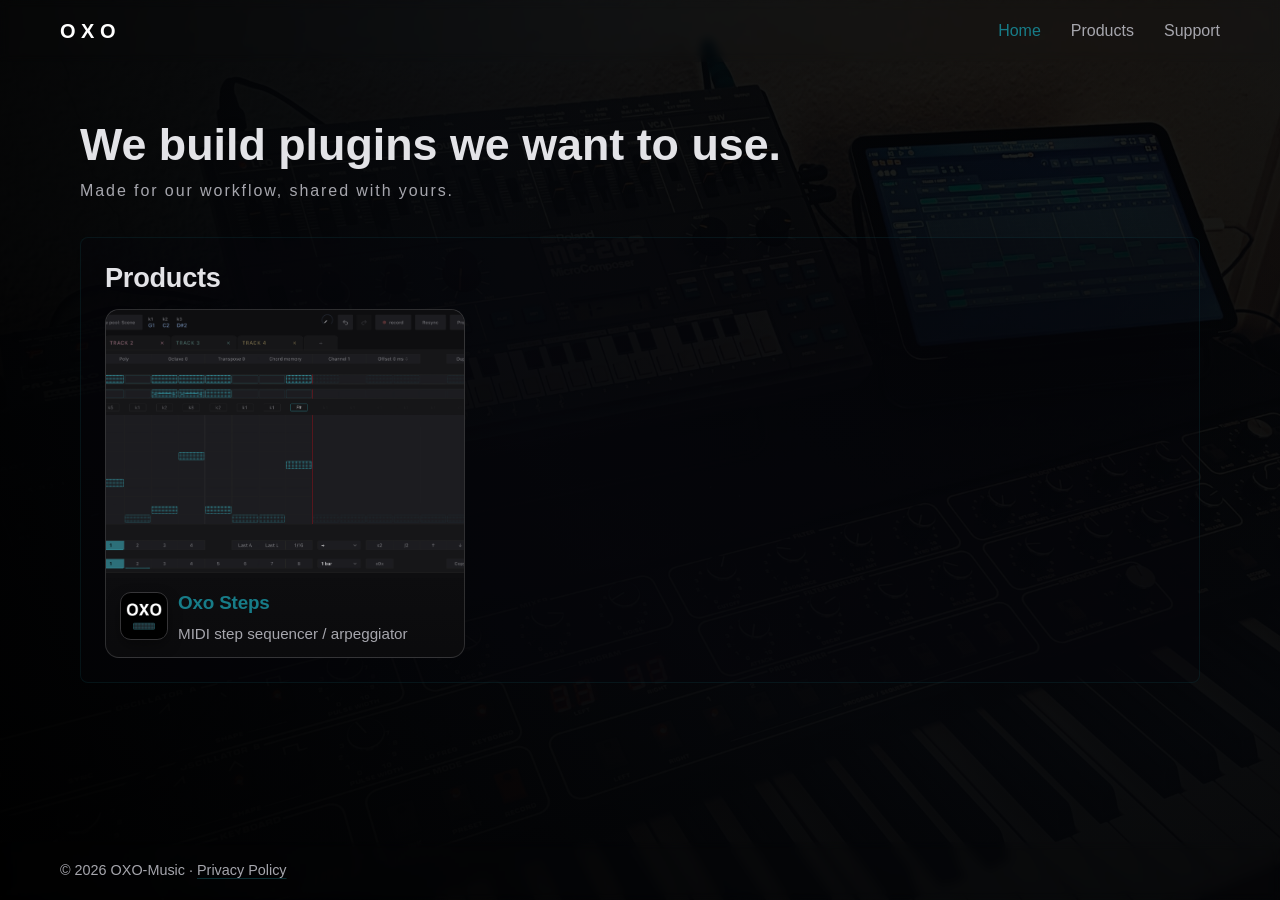
<file: index.html>
<!DOCTYPE html>
<html lang="en">
<head>
    <meta charset="UTF-8">
    <meta name="viewport" content="width=device-width, initial-scale=1.0">
    <meta name="description" content="We build plugins we want to use.">
    <title>OXO-Music | Music Plugins</title>
    <link rel="stylesheet" href="assets/css/styles.css">
</head>
<body class="home-page">
  <header class="site-header">
    <div class="container nav-wrap">
      <a class="logo" href="./" aria-label="OXO-Music home">O X O</a>
      <nav class="site-nav" aria-label="Primary navigation">
        <a class="active" href="./">Home</a>
        <a href="#products">Products</a>
        <a href="support/">Support</a>
      </nav>
    </div>
  </header>

  <main class="container">
    <section class="product-detail home-detail" aria-labelledby="home-title">
      <div class="product-hero">
        <div class="product-hero-main">
          <h1 id="home-title">We build plugins we want to use.</h1>
          <p class="hero-meta">Made for our workflow, shared with yours.</p>
        </div>
      </div>

      <section class="product-content home-content" id="products" aria-labelledby="products-heading">
        <article class="detail-block detail-block-main">
          <h2 id="products-heading">Products</h2>

          <div class="product-grid">
            <a class="product-card" href="products/oxo_steps/" aria-label="View Oxo Steps product page">
              <div class="product-image-wrap">
                <img src="images/oxo_steps_preview.png" alt="Oxo Steps plugin interface preview" loading="lazy">
              </div>
              <div class="product-meta">
                <div class="product-meta-head">
                  <img class="product-card-icon" src="images/oxo_steps_icon_1024.png" alt="" aria-hidden="true" loading="lazy">
                  <div class="product-meta-text">
                    <h3>Oxo Steps</h3>
                    <p>MIDI step sequencer / arpeggiator</p>
                  </div>
                </div>
              </div>
            </a>
          </div>
        </article>
      </section>
    </section>
  </main>

  <footer class="site-footer">
    <div class="container">
      <p>&copy; <span id="year">2026</span> OXO-Music <span aria-hidden="true">&middot;</span> <a href="products/oxo_steps/privacy-policy.html">Privacy Policy</a></p>
    </div>
  </footer>

  <script src="assets/js/site.js"></script>
</body>
</html>
</file>
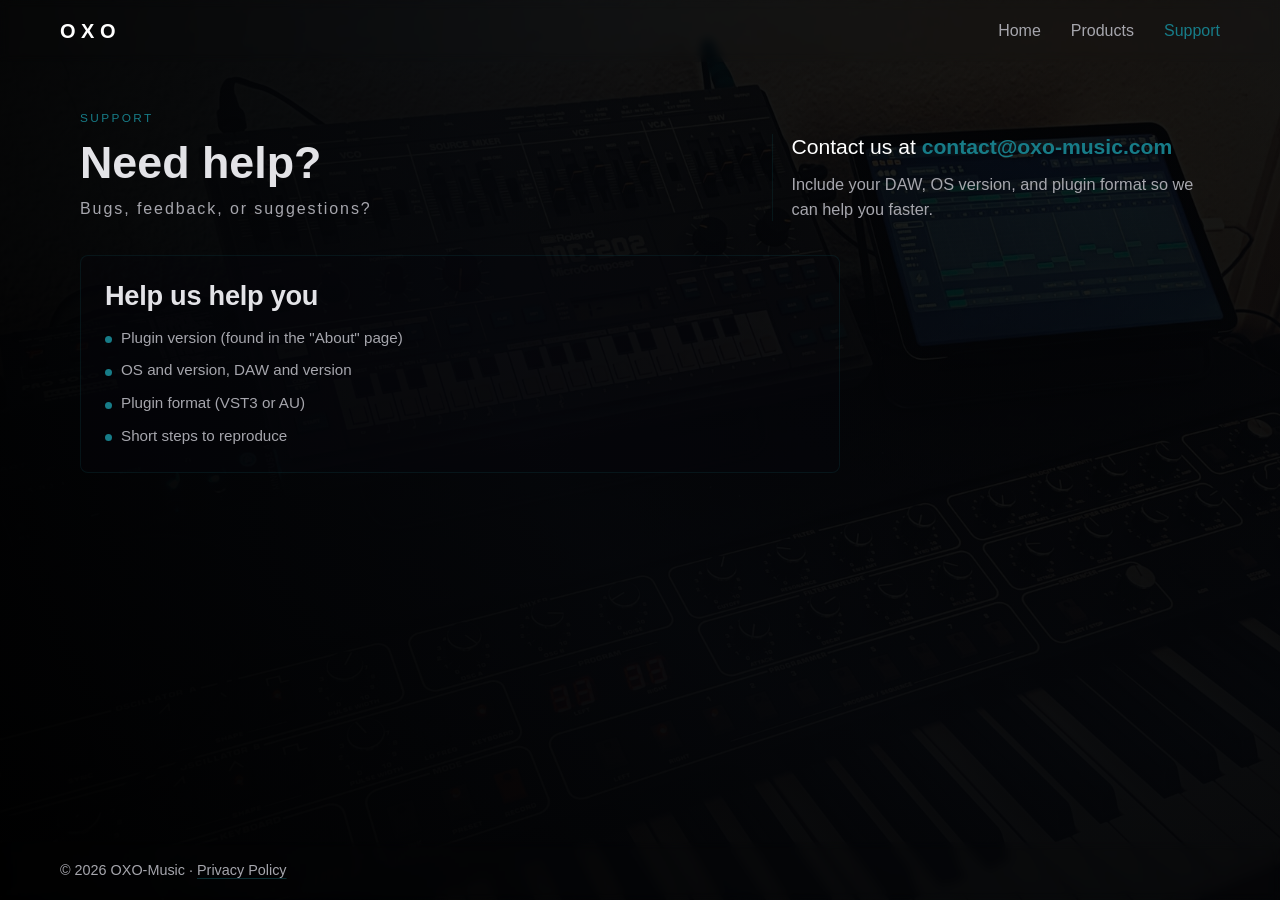
<file: support/index.html>
<!DOCTYPE html>
<html lang="en">
<head>
    <meta charset="UTF-8">
    <meta name="viewport" content="width=device-width, initial-scale=1.0">
    <meta name="description" content="Contact OXO Music">
    <title>OXO-Music | Support</title>
    <link rel="stylesheet" href="../assets/css/styles.css">
</head>
<body>
  <header class="site-header">
    <div class="container nav-wrap">
      <a class="logo" href="../" aria-label="OXO-Music home">O X O</a>
      <nav class="site-nav" aria-label="Primary navigation">
        <a href="../">Home</a>
        <a href="../#products">Products</a>
        <a class="active" href="./">Support</a>
      </nav>
    </div>
  </header>

  <main class="container">
    <section class="product-detail support-detail" aria-labelledby="support-title">
      <div class="product-hero">
        <div class="product-hero-main">
          <p class="eyebrow">Support</p>
          <h1 id="support-title">Need help?</h1>
          <p class="hero-meta">Bugs, feedback, or suggestions?</p>
        </div>
        <aside class="hero-quote" aria-label="Support summary">
          <p>Contact us at <span class="mail-link" id="support-email">contact [at] oxo-music [dot] com</span></p>
          <p>Include your DAW, OS version, and plugin format so we can help you faster.</p>
        </aside>
      </div>

      <section class="product-content support-content" aria-label="Support details">
        <article class="detail-block detail-block-main">
          <h2>Help us help you</h2>
          <ul class="feature-list" aria-label="Support checklist">
            <li>Plugin version (found in the "About" page)</li>
            <li>OS and version, DAW and version</li>
            <li>Plugin format (VST3 or AU)</li>
            <li>Short steps to reproduce</li>
          </ul>
        </article>
      </section>
    </section>
  </main>

  <footer class="site-footer">
    <div class="container">
      <p>&copy; <span id="year">2026</span> OXO-Music <span aria-hidden="true">&middot;</span> <a href="../products/oxo_steps/privacy-policy.html">Privacy Policy</a></p>
    </div>
  </footer>

  <script src="../assets/js/site.js"></script>
</body>
</html>
</file>
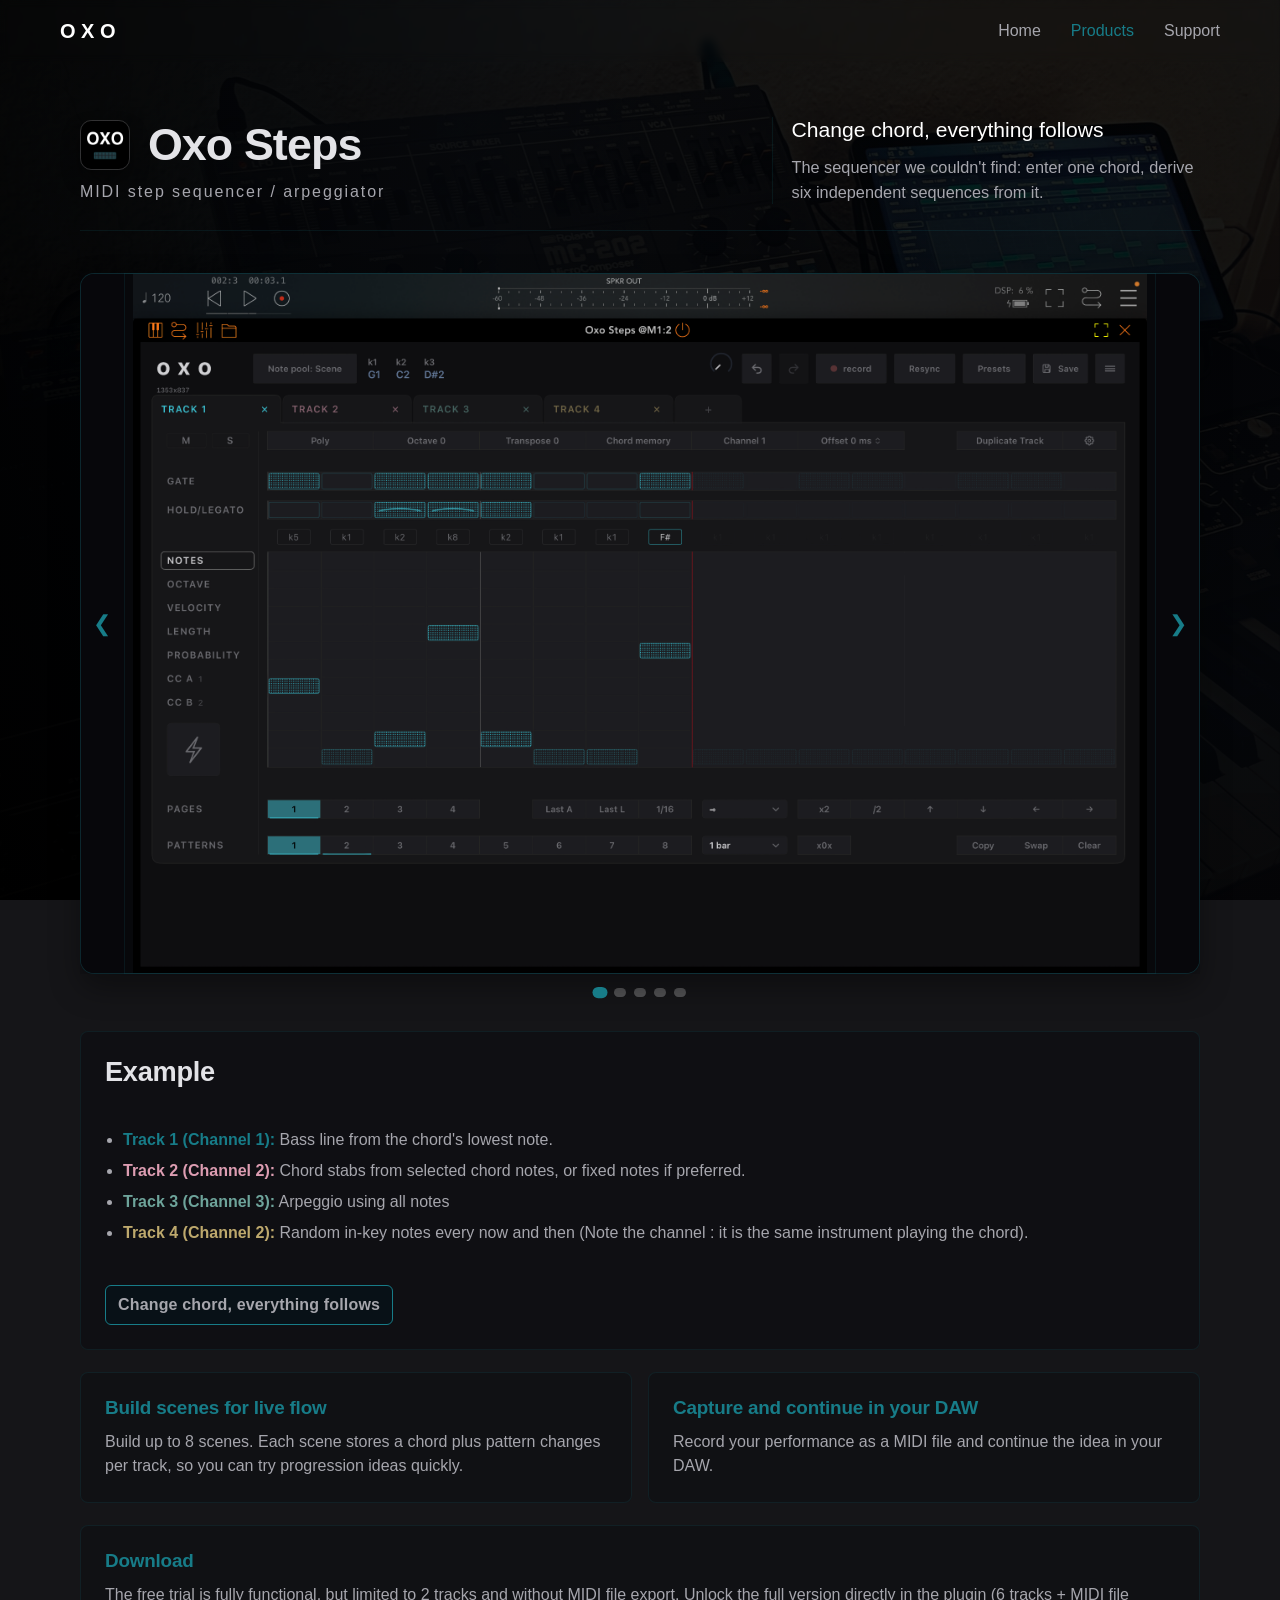
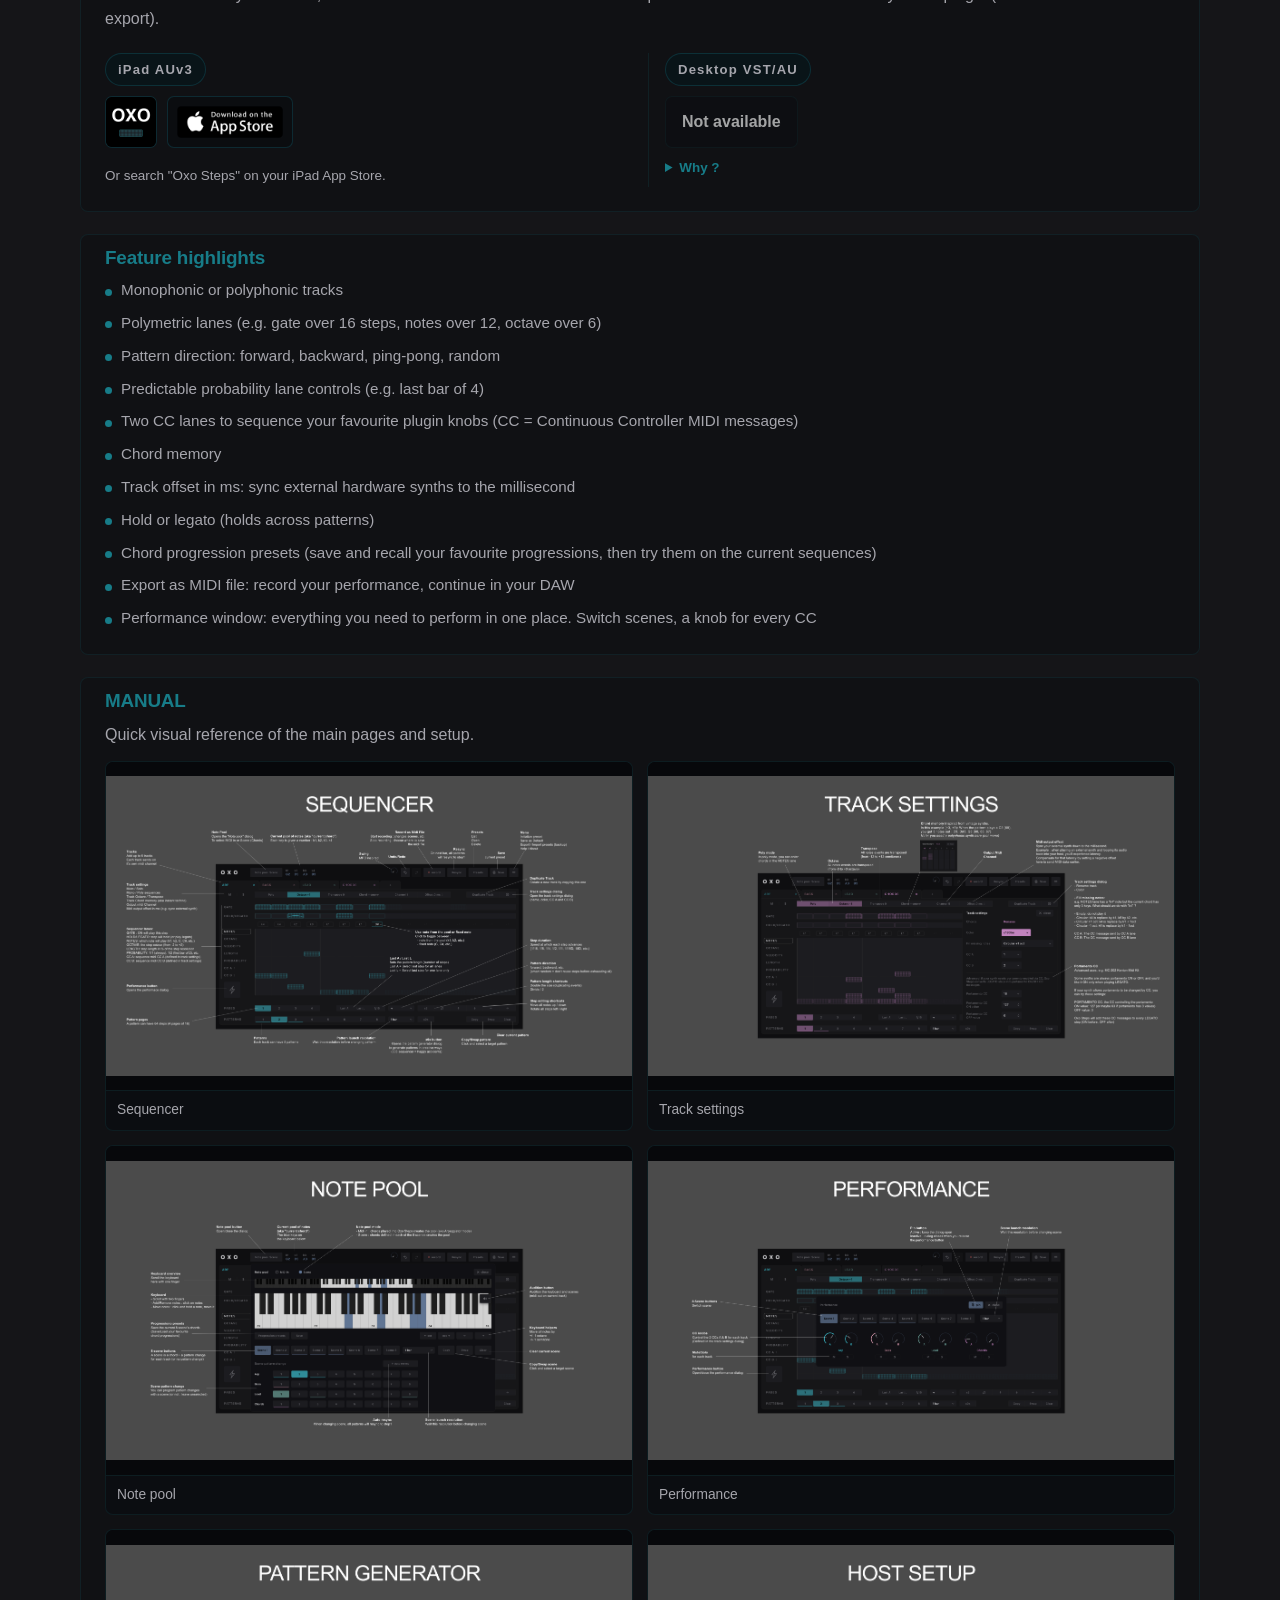
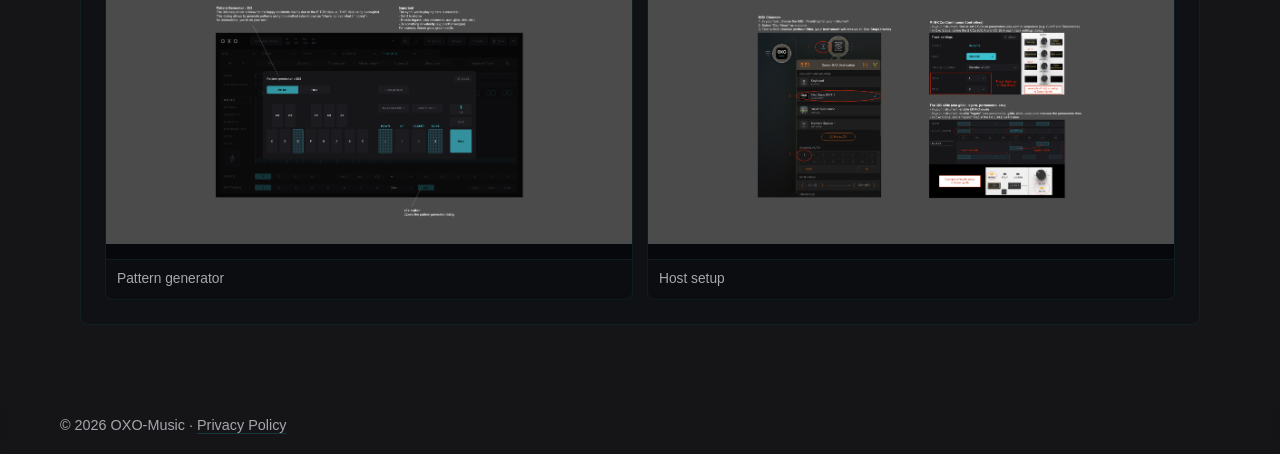
<file: products/oxo_steps/index.html>
<!DOCTYPE html>
<html lang="en">
<head>
    <meta charset="UTF-8">
    <meta name="viewport" content="width=device-width, initial-scale=1.0">
    <meta name="description" content="Oxo Steps MIDI step sequencer / arpeggiator">
    <title>OXO-Music | Oxo Steps</title>
    <link rel="stylesheet" href="../../assets/css/styles.css">
</head>
<body class="product-page">
  <header class="site-header">
    <div class="container nav-wrap">
      <a class="logo" href="../../" aria-label="OXO-Music home">O X O</a>
      <nav class="site-nav" aria-label="Primary navigation">
        <a href="../../">Home</a>
        <a class="active" href="../../#products">Products</a>
        <a href="../../support/">Support</a>
      </nav>
    </div>
  </header>

  <main class="container">
    <section class="product-detail" aria-labelledby="product-title">
      <div class="product-hero">
        <div class="product-hero-main">
          <h1 id="product-title" class="product-title">
            <img class="product-title-icon" src="../../images/oxo_steps_icon_1024.png" alt="" aria-hidden="true" loading="eager">
            Oxo Steps
          </h1>
          <p class="hero-meta">MIDI step sequencer / arpeggiator</p>
        </div>
        <aside class="hero-quote" aria-label="Product summary">
          <p>Change chord, everything follows</p>
          <p>The sequencer we couldn't find: enter one chord, derive six independent sequences from it.</p>
        </aside>
      </div>

      <div class="media-frame">
        <div
          class="carousel"
          id="oxo-carousel"
          data-start="1"
          data-end="5"
          data-base-path="images/gallery_"
          data-extension=".png"
        >
          <button class="carousel-btn prev" type="button" aria-label="Previous image">&#10094;</button>
          <div class="carousel-viewport">
            <img id="carousel-image" src="images/gallery_1.png" alt="Oxo Steps gallery image 1" loading="eager">
          </div>
          <button class="carousel-btn next" type="button" aria-label="Next image">&#10095;</button>
        </div>

        <div class="carousel-dots" id="carousel-dots" aria-label="Gallery navigation"></div>
      </div>

      <section class="product-content" aria-label="Oxo Steps description">
        <article class="detail-block detail-block-main">
          <h2>Example</h2>

          <ul class="track-list">
            <li><strong>Track 1 (Channel 1):</strong> Bass line from the chord&apos;s lowest note.</li>
            <li><strong>Track 2 (Channel 2):</strong> Chord stabs from selected chord notes, or fixed notes if preferred.</li>
            <li><strong>Track 3 (Channel 3):</strong> Arpeggio using all notes</li>
            <li><strong>Track 4 (Channel 2):</strong> Random in-key notes every now and then (Note the channel : it is the same instrument playing the chord).</li>
          </ul>

          <p class="detail-note">Change chord, everything follows</p>
        </article>

        <div class="detail-grid">
          <article class="detail-block">
            <h3>Build scenes for live flow</h3>
            <p>Build up to 8 scenes. Each scene stores a chord plus pattern changes per track, so you can try progression ideas quickly.</p>
          </article>

          <article class="detail-block">
            <h3>Capture and continue in your DAW</h3>
            <p>Record your performance as a MIDI file and continue the idea in your DAW.</p>
          </article>
        </div>

        <article class="detail-block">
          <h3>Download</h3>
          <p>The free trial is fully functional, but limited to 2 tracks and without MIDI file export. Unlock the full version directly in the plugin (6 tracks + MIDI file export).</p>
          <div class="download-links" aria-label="Download links">
            <div class="download-group">
              <p class="download-group-title">iPad AUv3</p>
              <div class="app-store-row">
                <a class="app-store-icon-link" href="https://apps.apple.com/app/id6785471025" target="_blank" rel="noopener noreferrer" aria-label="Open Oxo Steps on the App Store">
                  <img src="../../images/oxo_steps_icon_1024.png" alt="" aria-hidden="true" loading="lazy">
                </a>
                <a class="app-store-btn" href="https://apps.apple.com/app/id6785471025" target="_blank" rel="noopener noreferrer" aria-label="Download Oxo Steps on the App Store">
                  <img src="../../images/download_on_app_store.png" alt="Download on the App Store" loading="lazy">
                </a>
              </div>
              <p class="download-note">Or search &quot;Oxo Steps&quot; on your iPad App Store.</p>
            </div>
            <div class="download-group">
              <p class="download-group-title">Desktop VST/AU</p>
              <a class="download-btn is-disabled" href="javascript://">Not available</a>
              <details class="download-why">
                <summary>Why ?</summary>
                <p>Oxo Steps was designed for iPad first: gestures, touch flow, and the all-in-one portable setup make it the ideal platform. With enough interest, we may build the VST/AU version. Feel free to <a class="mail-link" href="../../support/">contact us</a>.</p>
              </details>
            </div>
          </div>
        </article>

        <article class="detail-block detail-block-compact">
          <h3>Feature highlights</h3>
          <ul class="feature-list" aria-label="Oxo Steps features">
            <li>Monophonic or polyphonic tracks</li>
            <li>Polymetric lanes (e.g. gate over 16 steps, notes over 12, octave over 6)</li>
            <li>Pattern direction: forward, backward, ping-pong, random</li>
            <li>Predictable probability lane controls (e.g. last bar of 4)</li>
            <li>Two CC lanes to sequence your favourite plugin knobs (CC = Continuous Controller MIDI messages)</li>
            <li>Chord memory</li>
            <li>Track offset in ms: sync external hardware synths to the millisecond</li>
            <li>Hold or legato (holds across patterns)</li>
            <li>Chord progression presets (save and recall your favourite progressions, then try them on the current sequences)</li>
            <li>Export as MIDI file: record your performance, continue in your DAW</li>
            <li>Performance window: everything you need to perform in one place. Switch scenes, a knob for every CC</li>
          </ul>
        </article>

        <article class="detail-block detail-block-compact">
          <h3>MANUAL</h3>
          <p>Quick visual reference of the main pages and setup.</p>
          <div class="manual-grid" aria-label="Oxo Steps manual screenshots">
            <figure class="manual-item">
              <img src="images/manual/1_sequencer_v1.10.png" alt="Oxo Steps manual screenshot: sequencer page" loading="lazy">
              <figcaption>Sequencer</figcaption>
            </figure>
            <figure class="manual-item">
              <img src="images/manual/2_track_settings_v1.10.png" alt="Oxo Steps manual screenshot: track settings page" loading="lazy">
              <figcaption>Track settings</figcaption>
            </figure>
            <figure class="manual-item">
              <img src="images/manual/3_note_pool.png" alt="Oxo Steps manual screenshot: note pool page" loading="lazy">
              <figcaption>Note pool</figcaption>
            </figure>
            <figure class="manual-item">
              <img src="images/manual/4_performance_v1.10.png" alt="Oxo Steps manual screenshot: performance page" loading="lazy">
              <figcaption>Performance</figcaption>
            </figure>
            <figure class="manual-item">
              <img src="images/manual/5_pattern_generator_v1.10.png" alt="Oxo Steps manual screenshot: pattern generator page" loading="lazy">
              <figcaption>Pattern generator</figcaption>
            </figure>
            <figure class="manual-item">
              <img src="images/manual/6_host_setup.jpg" alt="Oxo Steps manual screenshot: host setup page" loading="lazy">
              <figcaption>Host setup</figcaption>
            </figure>
          </div>
        </article>
      </section>
    </section>
  </main>

  <footer class="site-footer">
    <div class="container">
      <p>&copy; <span id="year">2026</span> OXO-Music <span aria-hidden="true">&middot;</span> <a href="privacy-policy.html">Privacy Policy</a></p>
    </div>
  </footer>

  <script src="../../assets/js/carousel.js"></script>
  <script src="../../assets/js/site.js"></script>
</body>
</html>
</file>
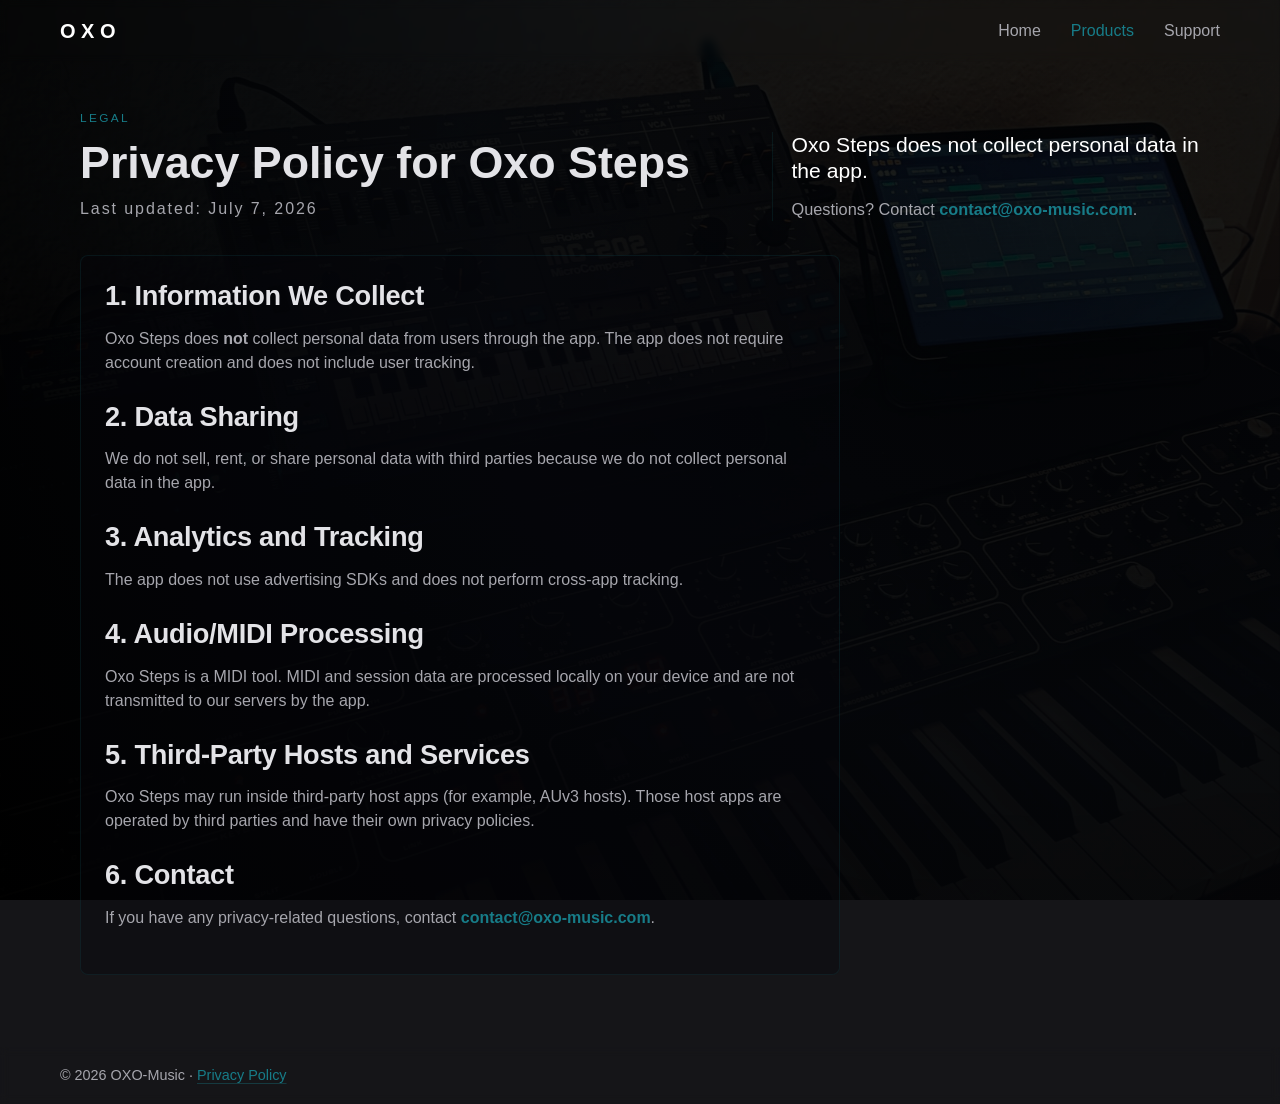
<file: products/oxo_steps/privacy-policy.html>
<!DOCTYPE html>
<html lang="en">
<head>
    <meta charset="UTF-8">
    <meta name="viewport" content="width=device-width, initial-scale=1.0">
    <meta name="description" content="Privacy Policy for Oxo Steps">
    <title>OXO-Music | Privacy Policy</title>
    <link rel="stylesheet" href="../../assets/css/styles.css">
</head>
<body>
  <header class="site-header">
    <div class="container nav-wrap">
      <a class="logo" href="../../" aria-label="OXO-Music home">O X O</a>
      <nav class="site-nav" aria-label="Primary navigation">
        <a href="../../">Home</a>
        <a class="active" href="./">Products</a>
        <a href="../../support/">Support</a>
      </nav>
    </div>
  </header>

  <main class="container">
    <section class="product-detail support-detail" aria-labelledby="privacy-title">
      <div class="product-hero">
        <div class="product-hero-main">
          <p class="eyebrow">Legal</p>
          <h1 id="privacy-title">Privacy Policy for Oxo Steps</h1>
          <p class="hero-meta">Last updated: July 7, 2026</p>
        </div>

        <aside class="hero-quote" aria-label="Policy summary">
          <p>Oxo Steps does not collect personal data in the app.</p>
          <p>Questions? Contact <a class="mail-link" href="mailto:contact@oxo-music.com">contact@oxo-music.com</a>.</p>
        </aside>
      </div>

      <section class="product-content support-content privacy-content" aria-label="Privacy policy details">
        <article class="detail-block detail-block-main">
          <h2>1. Information We Collect</h2>
          <p>Oxo Steps does <strong>not</strong> collect personal data from users through the app. The app does not require account creation and does not include user tracking.</p>

          <h2>2. Data Sharing</h2>
          <p>We do not sell, rent, or share personal data with third parties because we do not collect personal data in the app.</p>

          <h2>3. Analytics and Tracking</h2>
          <p>The app does not use advertising SDKs and does not perform cross-app tracking.</p>

          <h2>4. Audio/MIDI Processing</h2>
          <p>Oxo Steps is a MIDI tool. MIDI and session data are processed locally on your device and are not transmitted to our servers by the app.</p>

          <h2>5. Third-Party Hosts and Services</h2>
          <p>Oxo Steps may run inside third-party host apps (for example, AUv3 hosts). Those host apps are operated by third parties and have their own privacy policies.</p>

          <h2>6. Contact</h2>
          <p>If you have any privacy-related questions, contact <a class="mail-link" href="mailto:contact@oxo-music.com">contact@oxo-music.com</a>.</p>
        </article>
      </section>
    </section>
  </main>

  <footer class="site-footer">
    <div class="container">
      <p>&copy; <span id="year">2026</span> OXO-Music <span aria-hidden="true">&middot;</span> <a aria-current="page" href="privacy-policy.html">Privacy Policy</a></p>
    </div>
  </footer>

  <script src="../../assets/js/site.js"></script>
</body>
</html>
</file>
<file: assets/css/styles.css>
:root {
  --bg-1: #000000;
  --bg-2: #0c0c0e;
  --bg-3: #151518;

  --font-a: "SF Pro Text", "SF Pro Icons", "Helvetica Neue", "Helvetica", "Arial", sans-serif;
  --font-body: var(--font-a);

  --accent-1: #607594;
  /* --accent-2: #3dc2d2; */
  --accent-2: #177c88;
  --accent-3: #dd9db2;
  --accent-4: #6ea49b;
  --accent-5: #bea96d;
  --accent-6: #c183be;
  --accent-7: #cbcacb;
  --accent-active: var(--accent-2);
  --accent-14: color-mix(in srgb, var(--accent-active) 14%, transparent);
  --accent-28: color-mix(in srgb, var(--accent-active) 28%, transparent);
  --accent-32: color-mix(in srgb, var(--accent-active) 32%, transparent);
  --accent-46: color-mix(in srgb, var(--accent-active) 46%, transparent);

  --text-main: #ffffff;
  --text-heading: #e3e3e7;
  --text-subtle: #a6a6ad;
  --border-soft: rgba(203, 202, 203, 0.18);
}

* {
  box-sizing: border-box;
}

html,
body {
  margin: 0;
  padding: 0;
}

body {
  min-height: 100vh;
  position: relative;
  isolation: isolate;
  display: flex;
  flex-direction: column;
  font-family: var(--font-body);
  color: var(--text-main);
  background: var(--bg-3);
  line-height: 1.5;
}

body::before,
body::after {
  content: "";
  position: fixed;
  inset: 0;
  pointer-events: none;
}

body::before {
  z-index: -2;
  background: center / cover no-repeat url("../../images/home.jpg");
}

body::after {
  z-index: -1;
  background:
    radial-gradient(circle at 82% 18%, rgba(6, 8, 12, 0.14), rgba(6, 8, 12, 0.7) 46%, rgba(0, 0, 0, 0.92) 100%),
    linear-gradient(180deg, rgba(0, 0, 0, 0.82) 0%, rgba(0, 0, 0, 0.9) 100%);
}

a {
  color: inherit;
  text-decoration: none;
}

.container {
  width: min(1160px, 92vw);
  margin: 0 auto;
}

.site-header {
  position: sticky;
  top: 0;
  z-index: 10;
  backdrop-filter: blur(5px);
}

.nav-wrap {
  display: flex;
  justify-content: space-between;
  align-items: center;
  padding: 16px 0;
  gap: 12px;
}

.logo {
  font-family: var(--font-body);
  font-size: 1.25rem;
  font-weight: 700;
  color: #ffffff;
}

.site-nav {
  display: flex;
  gap: 30px;
  align-items: center;
}

.site-nav a {
  font-weight: 500;
  color: var(--text-subtle);
  transition: color 0.2s ease;
}

.site-nav a:hover,
.site-nav a.active {
  color: var(--accent-active);
}

main {
  flex: 1 0 auto;
  width: 100%;
  padding: 48px 0 72px;
}

.eyebrow {
  margin: 0;
  text-transform: uppercase;
  letter-spacing: 0.2em;
  font-size: 0.74rem;
  color: var(--accent-active);
}

.product-detail h1 {
  margin: 10px 0 10px;
  font-size: clamp(1.9rem, 3.8vw, 2.8rem);
  line-height: 1.1;
  font-weight: 700;
  color: var(--text-heading);
}

.product-grid {
  display: grid;
  grid-template-columns: repeat(auto-fit, minmax(260px, 320px));
  gap: 18px;
}

.product-card {
  display: block;
  border: 1px solid var(--border-soft);
  border-radius: 14px;
  overflow: hidden;
  background: linear-gradient(180deg, rgba(21, 21, 24, 0.95), rgba(12, 12, 14, 0.9));
  transition: transform 0.22s ease, border-color 0.22s ease, box-shadow 0.22s ease;
}

.product-card:hover {
  transform: translateY(-4px);
  border-color: var(--accent-46);
  box-shadow: 0 12px 26px rgba(0, 0, 0, 0.36);
}

.product-image-wrap {
  aspect-ratio: 4 / 3;
  background: #060608;
}

.product-image-wrap img {
  width: 100%;
  height: 100%;
  object-fit: cover;
  display: block;
}

.product-meta {
  padding: 14px;
}

.product-meta-head {
  display: flex;
  align-items: flex-start;
  gap: 10px;
}

.product-meta-text {
  display: flex;
  flex-direction: column;
  justify-content: space-between;
  min-height: 48px;
}

.product-card-icon {
  width: 48px;
  height: 48px;
  flex: 0 0 48px;
  border-radius: 22.5%;
  border: 1px solid rgba(203, 202, 203, 0.22);
  object-fit: cover;
  box-shadow:
    inset 0 0 0 1px rgba(255, 255, 255, 0.12),
    0 6px 14px rgba(0, 0, 0, 0.35);
}

.product-meta h3 {
  margin: 0;
  font-size: 1.05rem;
  line-height: 1.12;
}

.product-meta p {
  margin: 0;
  color: var(--text-subtle);
  font-size: 0.95rem;
  line-height: 1.15;
}

.product-detail {
  max-width: 980px;
  margin: 0 auto;
}

.product-page .product-detail {
  max-width: 1120px;
}

.home-detail,
.support-detail {
  max-width: 1120px;
}

.home-detail .product-hero {
  grid-template-columns: minmax(0, 1fr);
  gap: 0;
}

.home-detail .product-hero-main {
  max-width: 980px;
}

.product-hero {
  display: grid;
  grid-template-columns: 1.2fr minmax(280px, 0.8fr);
  gap: clamp(24px, 4vw, 52px);
  align-items: end;
  margin-bottom: 26px;
}

.product-title {
  display: flex;
  align-items: center;
  gap: clamp(10px, 1.4vw, 18px);
  font-size: clamp(2.4rem, 6.2vw, 5rem);
  line-height: 0.95;
  letter-spacing: -0.02em;
  margin-top: 8px;
  margin-bottom: 16px;
}

.product-title-icon {
  width: clamp(42px, 5.5vw, 50px);
  height: clamp(42px, 5.5vw, 50px);
  object-fit: cover;
  border-radius: 22.5%;
  border: 1px solid rgba(203, 202, 203, 0.22);
  box-shadow:
    inset 0 0 0 1px rgba(255, 255, 255, 0.14),
    0 10px 18px rgba(0, 0, 0, 0.42);
}

.hero-meta {
  margin: 0;
  letter-spacing: 0.12em;
  color: var(--text-subtle);
}

.hero-quote {
  border-left: 1px solid var(--accent-14);
  padding-left: 18px;
}

.hero-quote p {
  margin: 0;
  color: var(--text-subtle);
  font-size: 1.02rem;
}

.hero-quote p:first-child {
  color: var(--text-main);
  font-size: 1.32rem;
  line-height: 1.25;
  margin-bottom: 12px;
}

.media-frame {
  border-top: 1px solid var(--accent-14);
  padding-top: 24px;
}

.carousel {
  margin-top: 18px;
  position: relative;
}

.carousel-viewport {
  border-radius: 14px;
  overflow: hidden;
  border: 1px solid var(--accent-32);
  background: #0b0c10;
  box-shadow: 0 14px 30px rgba(0, 0, 0, 0.36);
}

.carousel-viewport img {
  width: 100%;
  display: block;
  aspect-ratio: 16 / 10;
  object-fit: contain;
  background: #07080b;
}

.carousel-btn {
  position: absolute;
  top: 0;
  bottom: 0;
  width: clamp(34px, 3.5vw, 50px);
  border-radius: 0;
  border: 1px solid var(--accent-14);
  background: rgba(6, 8, 12, 0.2);
  color: var(--accent-active);
  font-size: 1.35rem;
  line-height: 1;
  cursor: pointer;
  z-index: 2;
  transition: border-color 0.2s ease, color 0.2s ease, background-color 0.2s ease;
}

.carousel-btn.prev {
  left: 0;
  border-left: 0;
  border-top: 0;
  border-bottom: 0;
}

.carousel-btn.next {
  right: 0;
  border-right: 0;
  border-top: 0;
  border-bottom: 0;
}

.carousel-btn:hover {
  border-color: var(--accent-28);
  background: rgba(7, 11, 17, 0.34);
}

.carousel-btn:disabled {
  opacity: 0.45;
  cursor: not-allowed;
}

.carousel-dots {
  margin-top: 14px;
  display: flex;
  flex-wrap: wrap;
  gap: 8px;
  justify-content: center;
}

.carousel-dot {
  width: 9px;
  height: 9px;
  border-radius: 999px;
  border: 0;
  background: rgba(203, 202, 203, 0.34);
  cursor: pointer;
  transition: transform 0.2s ease, background-color 0.2s ease;
}

.carousel-dot.active {
  transform: scale(1.25);
  background: var(--accent-active);
}

.carousel-caption {
  margin-top: 14px;
  margin-bottom: 0;
  color: var(--text-subtle);
  text-align: center;
}

.product-content {
  margin-top: 34px;
  display: grid;
  gap: 22px;
}

.home-content .detail-block-main h2,
.support-content .detail-block-main h2 {
  margin-bottom: 14px;
}

.home-content .product-grid {
  grid-template-columns: minmax(260px, 360px);
}

.support-content {
  max-width: 760px;
}

.detail-grid {
  display: grid;
  grid-template-columns: repeat(2, minmax(0, 1fr));
  gap: 16px;
}

.detail-block {
  border: 1px solid var(--accent-14);
  border-radius: 8px;
  padding: clamp(14px, 2.1vw, 24px);
  background: rgba(6, 8, 12, 0.26);
}

.detail-block-main {
  background: rgba(6, 8, 12, 0.36);
}

.detail-block h2,
.detail-block h3 {
  margin: 0 0 10px;
  line-height: 1.2;
  letter-spacing: -0.01em;
}

.detail-block h2 {
  font-size: clamp(1.25rem, 2.2vw, 1.7rem);
  color: var(--text-heading);
}

.detail-block h3 {
  font-size: clamp(1.02rem, 1.6vw, 1.18rem);
  color: var(--accent-active);
}

.detail-block p {
  margin: 0;
  color: var(--text-subtle);
}

.detail-block p + p {
  margin-top: 10px;
}

.track-list {
  margin: 40px 0 40px;
  padding-left: 18px;
  display: grid;
  gap: 7px;
}

.track-list li {
  color: var(--text-subtle);
}

.track-list strong {
  color: var(--text-main);
  font-weight: 600;
}

.track-list li:nth-child(1) strong {
  color: var(--accent-2);
}

.track-list li:nth-child(2) strong {
  color: var(--accent-3);
}

.track-list li:nth-child(3) strong {
  color: var(--accent-4);
}

.track-list li:nth-child(4) strong {
  color: var(--accent-5);
}

.detail-note {
  margin-top: 0;
  display: inline-block;
  padding: 7px 12px;
  border-radius: 6px;
  border: 1px solid var(--accent-active);
  background: color-mix(in srgb, var(--accent-active) 8%, rgba(6, 8, 12, 0.78));
  font-weight: 700;
  letter-spacing: 0.01em;
}

.detail-block-compact {
  padding-top: 12px;
}

.feature-list {
  margin: 0;
  padding: 0;
  list-style: none;
  display: grid;
  gap: 10px;
}

.feature-list li {
  position: relative;
  padding-left: 16px;
  font-size: 0.95rem;
  color: var(--text-subtle);
}

.feature-list li::before {
  content: "";
  position: absolute;
  left: 0;
  top: 0.62em;
  width: 7px;
  height: 7px;
  border-radius: 999px;
  background: var(--accent-active);
}

.manual-grid {
  margin-top: 14px;
  display: grid;
  grid-template-columns: repeat(2, minmax(0, 1fr));
  gap: 14px;
}

.manual-item {
  margin: 0;
  border: 1px solid var(--accent-14);
  border-radius: 8px;
  overflow: hidden;
  background: rgba(6, 8, 12, 0.3);
  cursor: pointer;
  transition: border-color 0.2s ease, transform 0.2s ease;
}

.manual-item:hover {
  border-color: var(--accent-28);
}

.manual-item:active {
  transform: translateY(1px);
}

.manual-item:focus-visible {
  outline: 2px solid var(--accent-active);
  outline-offset: 2px;
}

.manual-item img {
  width: 100%;
  display: block;
  aspect-ratio: 16 / 10;
  object-fit: contain;
  background: #07080b;
}

.manual-item figcaption {
  padding: 9px 11px;
  border-top: 1px solid var(--accent-14);
  color: var(--text-subtle);
  font-size: 0.86rem;
}

body.manual-modal-open {
  overflow: hidden;
}

.manual-modal {
  position: fixed;
  inset: 0;
  z-index: 999;
  padding: max(10px, env(safe-area-inset-top)) max(10px, env(safe-area-inset-right)) max(10px, env(safe-area-inset-bottom)) max(10px, env(safe-area-inset-left));
  background: rgba(0, 0, 0, 0.9);
  opacity: 0;
  pointer-events: none;
  transition: opacity 0.2s ease;
}

.manual-modal.is-open {
  opacity: 1;
  pointer-events: auto;
}

.manual-modal-inner {
  width: 100%;
  height: 100%;
  display: grid;
  grid-template-rows: auto minmax(0, 1fr);
  gap: 10px;
}

.manual-modal-top {
  display: flex;
  justify-content: flex-end;
}

.manual-modal-close {
  min-height: 52px;
  padding: 8px 18px;
  border: 1px solid var(--accent-28);
  border-radius: 9px;
  background: rgba(8, 10, 14, 0.9);
  color: var(--text-main);
  font-size: 1rem;
  font-weight: 700;
  letter-spacing: 0.02em;
  cursor: pointer;
}

.manual-modal-media-wrap {
  min-height: 0;
  display: grid;
  grid-template-rows: minmax(0, 1fr) auto;
  gap: 10px;
}

.manual-modal-image {
  width: 100%;
  height: 100%;
  object-fit: contain;
  background: #050608;
  border: 1px solid var(--accent-14);
  border-radius: 8px;
}

.manual-modal-caption {
  margin: 0;
  color: var(--text-subtle);
  text-align: center;
  font-size: 0.9rem;
}

.privacy-content .detail-block-main h2 + p {
  margin-bottom: 20px;
}

.privacy-content .detail-block-main h2:not(:first-child) {
  margin-top: 26px;
}


.download-links {
  margin-top: 22px;
  display: grid;
  grid-template-columns: repeat(2, minmax(0, 1fr));
  gap: 16px;
}

.download-group {
  display: flex;
  flex-direction: column;
  align-items: flex-start;
  gap: 10px;
}

.download-group + .download-group {
  border-left: 1px solid var(--accent-14);
  padding-left: 16px;
}

.download-group-title {
  margin: 0;
  width: fit-content;
  display: inline-block;
  padding: 6px 12px;
  font-size: 0.82rem;
  letter-spacing: 0.09em;
  color: var(--accent-active);
  font-weight: 700;
  border: 1px solid var(--accent-28);
  border-radius: 999px;
  background: color-mix(in srgb, var(--accent-active) 10%, rgba(6, 8, 12, 0.78));
}

.app-store-row {
  display: flex;
  gap: 10px;
  align-items: center;
  flex-wrap: wrap;
  margin-bottom: 8px;
}

.app-store-icon-link,
.app-store-btn {
  height: 52px;
  border: 1px solid var(--accent-28);
  border-radius: 7px;
  background: rgba(6, 8, 12, 0.42);
  overflow: hidden;
}

.app-store-icon-link {
  width: 52px;
  display: inline-flex;
  align-items: center;
  justify-content: center;
}

.app-store-icon-link img {
  width: 100%;
  height: 100%;
  object-fit: cover;
}

.app-store-btn {
  width: fit-content;
  display: inline-block;
}

.app-store-btn img {
  display: block;
  width: auto;
  height: 100%;
}

.app-store-icon-link:hover,
.app-store-btn:hover {
  border-color: var(--accent-46);
}

.download-btn {
  width: fit-content;
  display: inline-flex;
  justify-self: start;
  align-items: center;
  min-height: 52px;
  padding: 8px 16px;
  border: 1px solid var(--accent-28);
  border-radius: 7px;
  background: rgba(6, 8, 12, 0.42);
  color: var(--text-main);
  font-weight: 600;
  line-height: 1;
  transition: border-color 0.2s ease, background-color 0.2s ease, transform 0.2s ease;
}

.download-btn:hover {
  border-color: var(--accent-46);
  background: rgba(6, 8, 12, 0.58);
}

.download-btn:active {
  transform: translateY(1px);
}

.download-btn.is-disabled {
  opacity: 0.62;
  border-color: var(--accent-14);
  background: rgba(6, 8, 12, 0.3);
}

.download-btn.is-disabled:hover {
  border-color: var(--accent-14);
  background: rgba(6, 8, 12, 0.3);
}

.download-note {
  margin: 0;
  font-size: 0.84rem;
}

.download-why {
  margin: 0;
  width: 100%;
}

.download-why summary {
  width: fit-content;
  cursor: pointer;
  font-size: 0.84rem;
  color: var(--accent-active);
  font-weight: 600;
  -webkit-user-select: none;
  user-select: none;
}

.download-why p {
  margin: 8px 0 0;
  font-size: 0.84rem;
  color: var(--text-subtle);
}

.mail-link {
  color: var(--accent-active);
  font-weight: 600;
}

.site-footer {
  margin-top: auto;
  backdrop-filter: blur(5px);
}

.site-footer .container {
  padding: 18px 0;
}

.site-footer p {
  margin: 0;
  color: var(--text-subtle);
  font-size: 0.9rem;
}

.site-footer a {
  color: var(--text-subtle);
  text-decoration: underline;
  text-decoration-color: color-mix(in srgb, var(--accent-active) 36%, transparent);
  text-underline-offset: 0.2em;
  transition: color 0.2s ease, text-decoration-color 0.2s ease;
}

.site-footer a:hover,
.site-footer a:focus-visible {
  color: var(--accent-active);
  text-decoration-color: var(--accent-active);
}

.site-footer a[aria-current="page"] {
  color: var(--accent-active);
}

@media (max-width: 780px) {
  .nav-wrap {
    flex-direction: column;
    align-items: flex-start;
    gap: 10px;
  }

  .site-nav {
    gap: 14px;
    flex-wrap: wrap;
  }

  main {
    padding-top: 30px;
  }

  .carousel {
    margin-top: 14px;
  }

  .carousel-btn {
    width: 34px;
  }

  .product-hero {
    grid-template-columns: 1fr;
    gap: 16px;
    margin-bottom: 20px;
  }

  .hero-quote {
    border-left: 0;
    border-top: 1px solid var(--accent-14);
    padding-left: 0;
    padding-top: 12px;
  }

  .media-frame {
    padding-top: 18px;
  }

  .carousel .prev,
  .carousel .next {
    top: 0;
  }

  .detail-grid {
    grid-template-columns: 1fr;
  }

  .download-links {
    grid-template-columns: 1fr;
  }

  .download-group + .download-group {
    border-left: 0;
    padding-left: 0;
    border-top: 1px solid var(--accent-14);
    padding-top: 16px;
  }

  .feature-list li {
    font-size: 0.9rem;
  }

  .manual-grid {
    grid-template-columns: 1fr;
  }

  .manual-modal-close {
    min-height: 54px;
    padding: 10px 20px;
    font-size: 1.02rem;
  }
}
</file>
